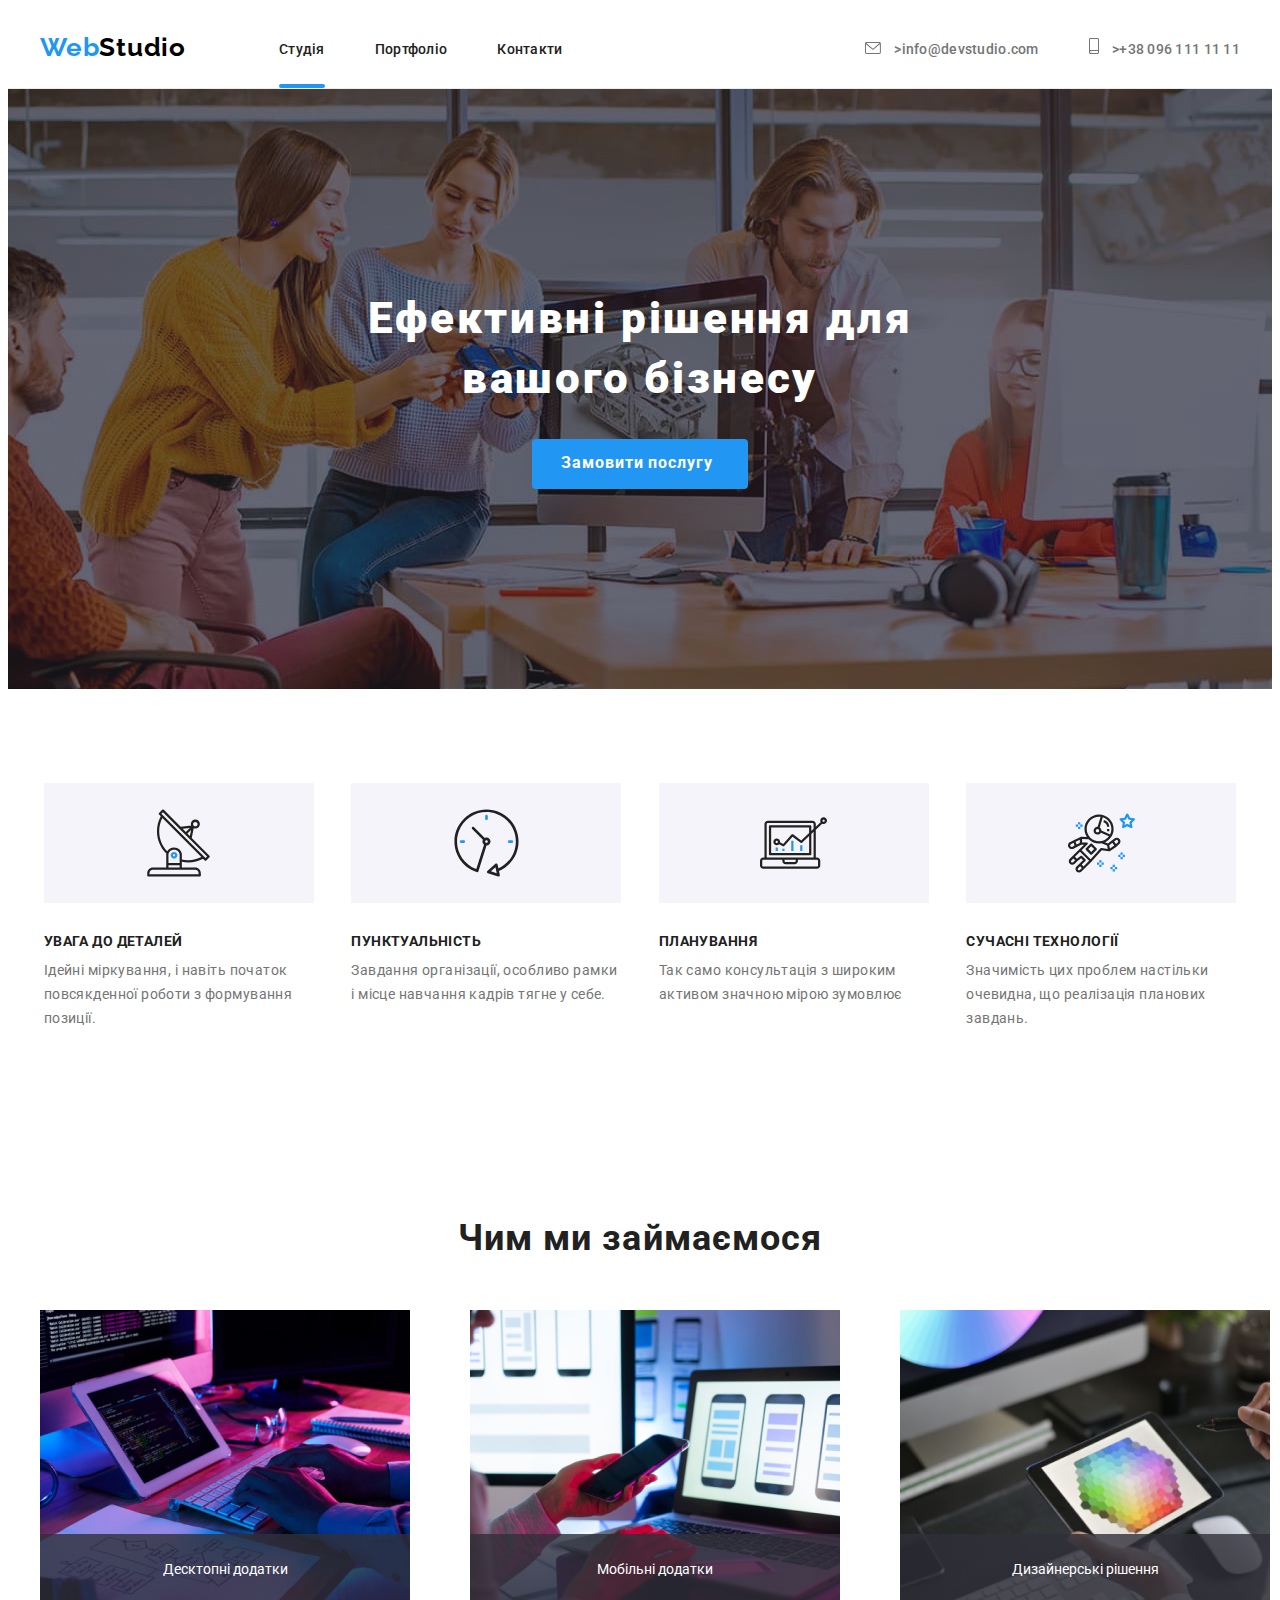
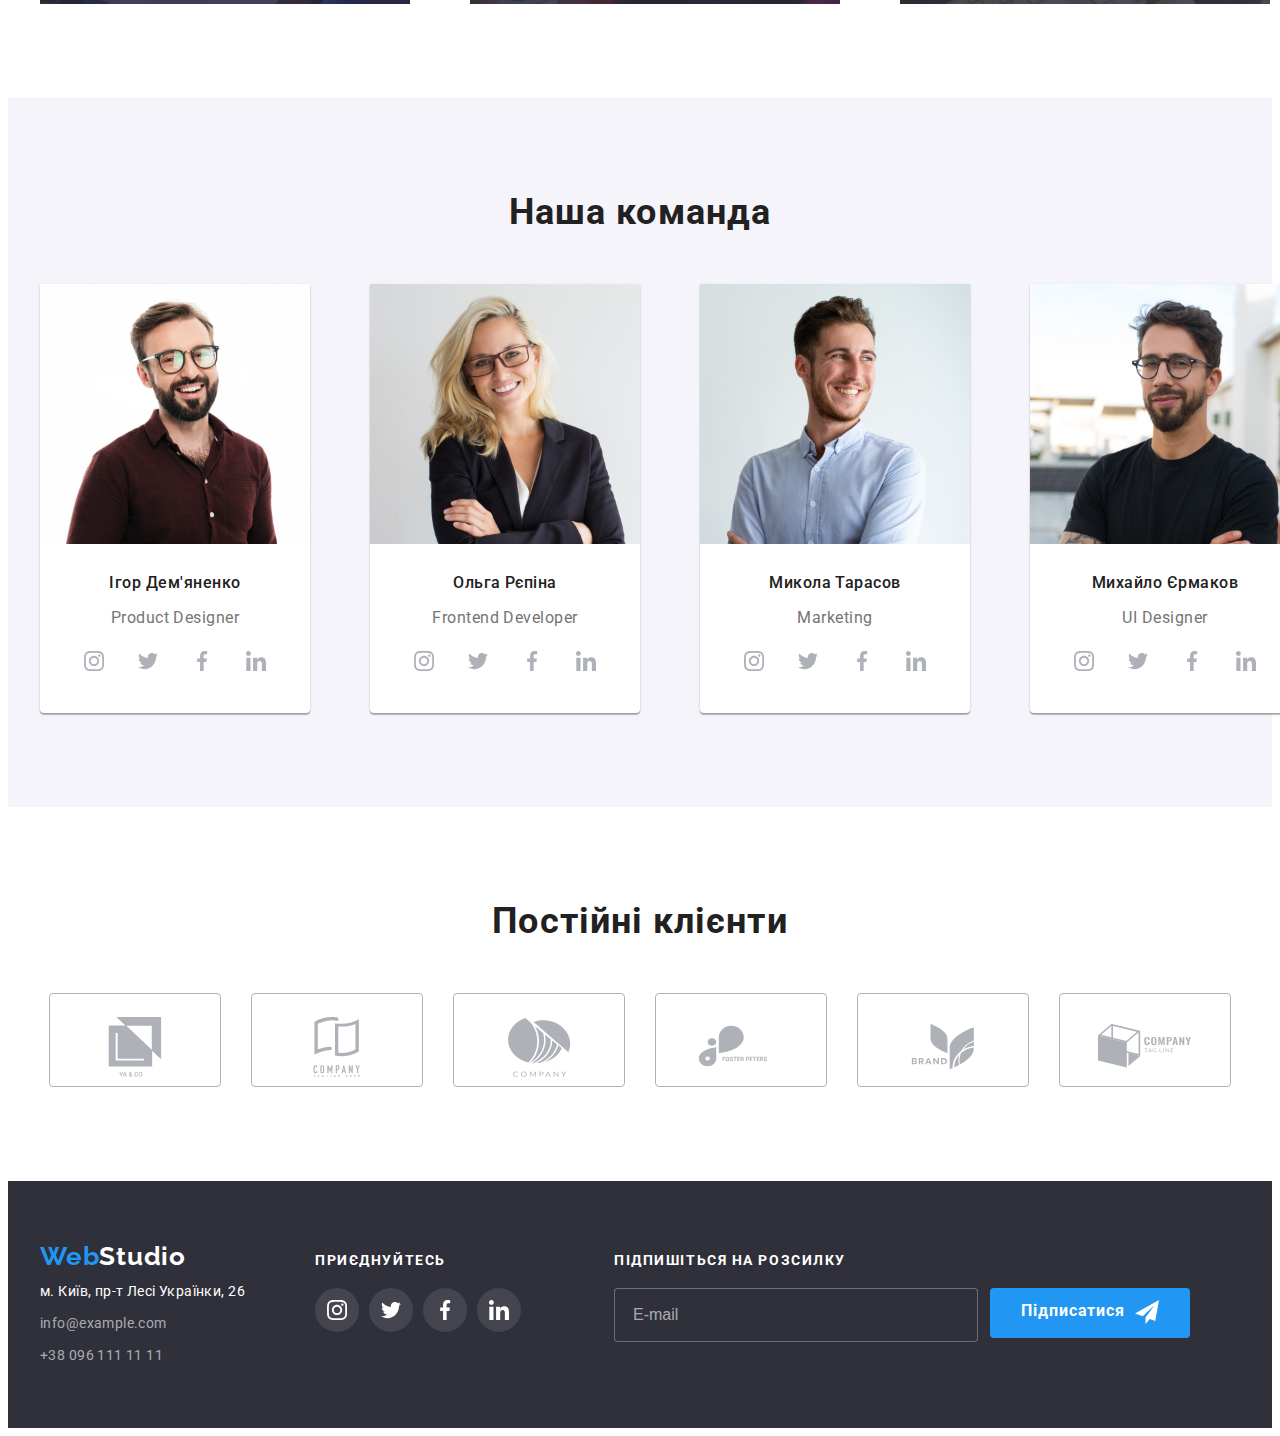
<file: index.html>
<!DOCTYPE html>
<html lang="uk">
  <head>
    <meta charset="UTF-8" />
    <meta http-equiv="X-UA-Compatible" content="IE=edge" />
    <meta name="viewport" content="width=device-width,initial-scale=1.0" />
    <title>WebStudio</title>
    <link rel="preconnect" href="https://fonts.googleapis.com" />
    <link rel="preconnect" href="https://fonts.gstatic.com" crossorigin />
    <link
      href="https://fonts.googleapis.com/css2?family=Raleway:wght@700&family=Roboto:wght@400;500;700;900&display=swap"
      rel="stylesheet"
    />
    <link
      rel="stylesheet"
      href="https://cdnjs.cloudflare.com/ajax/libs/modern-normalize/1.1.0/modern-normalize.min.css"
      integrity="sha512-wpPYUAdjBVSE4KJnH1VR1HeZfpl1ub8YT/NKx4PuQ5NmX2tKuGu6U/JRp5y+Y8XG2tV+wKQpNHVUX03MfMFn9Q=="
      crossorigin="anonymous"
      referrerpolicy="no-referrer"
    />
    <link href="./css/styles.css" rel="stylesheet" />
  </head>
  <body>
    <header class="page-header">
      <div class="header-hp container">
        <a href="./index.html" class="logo ul"><span>Web</span>Studio</a>
        <nav class="navigation">
          <ul class="navigation-footer ul block">
            <li class="item">
              <a class="list index_border" href="./index.html">Студія</a>
            </li>
            <li class="item">
              <a class="list" href="./portfolio.html">Портфоліо</a>
            </li>
            <li class="item"><a class="list" href="">Контакти</a></li>
          </ul>
        </nav>
        <ul class="navigation-link ul">
          <li class="item">
            <a class="address-nav" href="mailto:info@devstudio.com"
              ><svg class="header_icon_email" width="16" height="12">
                <use href="./images/icons.svg#icon-email"></use>
              </svg>
              >info@devstudio.com</a
            >
          </li>
          <li class="item">
            <a class="address-nav" href="tel:+380961111111"
              ><svg class="header_icon_phone" width="10" height="16">
                <use href="./images/icons.svg#icon-smartphone"></use>
              </svg>
              >+38 096 111 11 11</a
            >
          </li>
        </ul>
      </div>
    </header>
    <main class="main">
      <section class="section-main">
        <h1 class="hero">Ефективні рішення для вашого бізнесу</h1>
        <button type="button" class="button-logo" data-modal-open>
          Замовити послугу
        </button>
      </section>
      <section class="section section-block">
        <div class="container">
          <h2 class="visually-hidden">Особливості</h2>
          <ul class="ul box">
            <li class="cont-list">
              <div class="wrapper">
                <div class="wrap-item">
                  <a href="" class="wrap-item-list">
                    <svg class="wrap-icon-svg" width="67" height="70">
                      <use href="./images/icons.svg#icon-antenna"></use>
                    </svg>
                  </a>
                </div>
                <h3 class="title-caption">УВАГА ДО ДЕТАЛЕЙ</h3>
                <p class="text-desc">
                  Ідейні міркування, і навіть початок повсякденної роботи з
                  формування позиції.
                </p>
              </div>
            </li>
            <li class="cont-list">
              <div class="wrapper">
                <div>
                  <a href="" class="wrap-item-list">
                    <svg class="wrap-icon-svg" width="67" height="70">
                      <use href="./images/icons.svg#icon-clock"></use>
                    </svg>
                  </a>
                </div>
                <h3 class="title-caption">ПУНКТУАЛЬНІСТЬ</h3>
                <p class="text-desc">
                  Завдання організації, особливо рамки і місце навчання кадрів
                  тягне у себе.
                </p>
              </div>
            </li>
            <li class="cont-list">
              <div class="wrapper">
                <div>
                  <a href="" class="wrap-item-list">
                    <svg class="wrap-icon-svg" width="67" height="70">
                      <use href="./images/icons.svg#icon-diagram"></use>
                    </svg>
                  </a>
                </div>
                <h3 class="title-caption">ПЛАНУВАННЯ</h3>
                <p class="text-desc">
                  Так само консультація з широким активом значною мірою зумовлює
                </p>
              </div>
            </li>
            <li class="cont-list">
              <div class="wrapper">
                <div>
                  <a href="" class="wrap-item-list">
                    <svg class="wrap-icon-svg" width="67" height="70">
                      <use href="./images/icons.svg#icon-astronaut"></use>
                    </svg>
                  </a>
                </div>
                <h3 class="title-caption">СУЧАСНІ ТЕХНОЛОГІЇ</h3>
                <p class="text-desc">
                  Значимість цих проблем настільки очевидна, що реалізація
                  планових завдань.
                </p>
              </div>
            </li>
          </ul>
        </div>
      </section>
      <section class="section">
        <div class="container">
          <h2 class="title">Чим ми займаємося</h2>
          <div>
            <ul class="ul block">
              <li class="photo">
                <div class="what_we_do">
                  <div class="applications">
                    <p class="text_app">Десктопні додатки</p>
                  </div>
                  <img src="./images/box11.jpg" alt="Робота за комп'ютером" />
                </div>
              </li>
              <li class="photo">
                <div class="what_we_do">
                  <div class="applications">
                    <p class="text_app">Мобільні додатки</p>
                  </div>
                  <img src="./images/box22.jpg" alt="Розробка додатків" />
                </div>
              </li>
              <li class="photo">
                <div class="what_we_do">
                  <div class="applications">
                    <p class="text_app">Дизайнерські рішення</p>
                  </div>
                  <img
                    src="./images/box33.jpg"
                    alt="Планшет з палітрою кольорів"
                  />
                </div>
              </li>
            </ul>
          </div>
        </div>
      </section>
      <section class="section section-color">
        <div class="container">
          <h2 class="title">Наша команда</h2>
          <ul class="ul block section-team">
            <li class="section-item">
              <img src="./images/img11.jpg" width="270" alt="Ігор Дем'яненко" />
              <h3 class="people">Ігор Дем'яненко</h3>
              <p class="text">Product Designer</p>
              <div>
                <ul class="main-soc my-list">
                  <li class="main-soc-item">
                    <a href="" class="main-item-list my-link">
                      <svg class="main-soc-icon" width="20" height="20">
                        <use href="./images/icons.svg#icon-instagram"></use>
                      </svg>
                    </a>
                  </li>
                  <li class="main-soc-item">
                    <a href="" class="main-item-list my-link"
                      ><svg class="main-soc-icon" width="20" height="20">
                        <use href="./images/icons.svg#icon-twitter"></use>
                      </svg>
                    </a>
                  </li>
                  <li class="main-soc-item">
                    <a href="" class="main-item-list my-link"
                      ><svg class="main-soc-icon" width="20" height="20">
                        <use href="./images/icons.svg#icon-facebook"></use>
                      </svg>
                    </a>
                  </li>
                  <li class="main-soc-item">
                    <a href="" class="main-item-list my-link"
                      ><svg class="main-soc-icon" width="20" height="20">
                        <use href="./images/icons.svg#icon-linkedin"></use>
                      </svg>
                    </a>
                  </li>
                </ul>
              </div>
            </li>

            <li class="section-item">
              <img src="./images/img22.jpg" width="270" alt="Ольга Рєпіна" />
              <h3 class="people">Ольга Рєпіна</h3>
              <p class="text">Frontend Developer</p>
              <div>
                <ul class="main-soc my-list">
                  <li class="main-soc-item">
                    <a href="" class="main-item-list my-link">
                      <svg class="main-soc-icon" width="20" height="20">
                        <use href="./images/icons.svg#icon-instagram"></use>
                      </svg>
                    </a>
                  </li>
                  <li class="main-soc-item">
                    <a href="" class="main-item-list my-link">
                      <svg class="main-soc-icon" width="20" height="20">
                        <use href="./images/icons.svg#icon-twitter"></use>
                      </svg>
                    </a>
                  </li>
                  <li class="main-soc-item">
                    <a href="" class="main-item-list my-link"
                      ><svg class="main-soc-icon" width="20" height="20">
                        <use href="./images/icons.svg#icon-facebook"></use>
                      </svg>
                    </a>
                  </li>
                  <li class="main-soc-item">
                    <a href="" class="main-item-list my-link"
                      ><svg class="main-soc-icon" width="20" height="20">
                        <use href="./images/icons.svg#icon-linkedin"></use>
                      </svg>
                    </a>
                  </li>
                </ul>
              </div>
            </li>
            <li class="section-item">
              <img src="./images/img33.jpg" width="270" alt="Микола Тарасов" />
              <h3 class="people">Микола Тарасов</h3>
              <p class="text">Marketing</p>
              <div>
                <ul class="main-soc my-list">
                  <li class="main-soc-item">
                    <a href="" class="main-item-list my-link">
                      <svg class="main-soc-icon" width="20" height="20">
                        <use href="./images/icons.svg#icon-instagram"></use>
                      </svg>
                    </a>
                  </li>
                  <li class="main-soc-item">
                    <a href="" class="main-item-list my-link"
                      ><svg class="main-soc-icon" width="20" height="20">
                        <use href="./images/icons.svg#icon-twitter"></use>
                      </svg>
                    </a>
                  </li>
                  <li class="main-soc-item">
                    <a href="" class="main-item-list my-link"
                      ><svg class="main-soc-icon" width="20" height="20">
                        <use href="./images/icons.svg#icon-facebook"></use>
                      </svg>
                    </a>
                  </li>
                  <li class="main-soc-item">
                    <a href="" class="main-item-list my-link"
                      ><svg class="main-soc-icon" width="20" height="20">
                        <use href="./images/icons.svg#icon-linkedin"></use>
                      </svg>
                    </a>
                  </li>
                </ul>
              </div>
            </li>
            <li class="section-item">
              <img src="./images/img44.jpg" width="270" alt="Михайло Єрмаков" />
              <h3 class="people">Михайло Єрмаков</h3>
              <p class="text">UI Designer</p>
              <div>
                <ul class="main-soc my-list">
                  <li class="main-soc-item">
                    <a href="" class="main-item-list my-link">
                      <svg class="main-soc-icon" width="20" height="20">
                        <use href="./images/icons.svg#icon-instagram"></use>
                      </svg>
                    </a>
                  </li>
                  <li class="main-soc-item">
                    <a href="" class="main-item-list my-link"
                      ><svg class="main-soc-icon" width="20" height="20">
                        <use href="./images/icons.svg#icon-twitter"></use>
                      </svg>
                    </a>
                  </li>
                  <li class="main-soc-item">
                    <a href="" class="main-item-list my-link"
                      ><svg class="main-soc-icon" width="20" height="20">
                        <use href="./images/icons.svg#icon-facebook"></use>
                      </svg>
                    </a>
                  </li>
                  <li class="main-soc-item">
                    <a href="" class="main-item-list my-link"
                      ><svg class="main-soc-icon" width="20" height="20">
                        <use href="./images/icons.svg#icon-linkedin"></use>
                      </svg>
                    </a>
                  </li>
                </ul>
              </div>
            </li>
          </ul>
        </div>
      </section>
      <section class="section">
        <div class="container">
          <h2 class="title">Постійні клієнти</h2>
          <div>
            <ul class="clients ul">
              <li class="client-item">
                <a href="" class="clients-link"
                  ><svg class="clients-icon" width="106" height="60">
                    <use href="./images/icons.svg#icon-group"></use>
                  </svg>
                </a>
              </li>
              <li class="client-item">
                <a href="" class="clients-link"
                  ><svg class="clients-icon" width="106" height="60">
                    <use href="./images/icons.svg#icon-company"></use>
                  </svg>
                </a>
              </li>
              <li class="client-item">
                <a href="" class="clients-link"
                  ><svg class="clients-icon" width="106" height="60">
                    <use href="./images/icons.svg#icon-Object3"></use>
                  </svg>
                </a>
              </li>
              <li class="client-item">
                <a href="" class="clients-link"
                  ><svg class="clients-icon" width="106" height="60">
                    <use href="./images/icons.svg#icon-Logo4"></use>
                  </svg>
                </a>
              </li>
              <li class="client-item">
                <a href="" class="clients-link"
                  ><svg class="clients-icon" width="106" height="60">
                    <use href="./images/icons.svg#icon-Logo5"></use>
                  </svg>
                </a>
              </li>
              <li class="client-item">
                <a href="" class="clients-link"
                  ><svg class="clients-icon" width="106" height="60">
                    <use href="./images/icons.svg#icon-Logo6"></use>
                  </svg>
                </a>
              </li>
            </ul>
          </div>
        </div>
      </section>
    </main>
    <footer class="page-title-footer">
      <div class="footer-section container">
        <div class="wrap_contacts">
          <a href="./index.html" class="footer-logo ul"
            ><span>Web</span>Studio</a
          >
          <address>
            <ul class="navigation-footer ul">
              <li>
                <a
                  class="address-link ul"
                  href="https://goo.gl/maps/jqxMjKypJ2qRX6pY9"
                  >м. Київ, пр-т Лесі Українки, 26</a
                >
              </li>
              <li>
                <a class="address-footer ul" href="mailto:info@example.com"
                  >info@example.com</a
                >
              </li>
              <li>
                <a class="address-footer ul" href="tel:+380961111111"
                  >+38 096 111 11 11</a
                >
              </li>
            </ul>
          </address>
        </div>
        <div>
          <h3 class="title__footer">приєднуйтесь</h3>
          <div class="block_svg">
            <ul class="footer__soc">
              <li class="footer__soc_item">
                <a href="" class="my_link_footer">
                  <svg class="footer_soc_icon" width="20" height="20">
                    <use href="./images/icons.svg#icon-instagram"></use>
                  </svg>
                </a>
              </li>
              <li class="footer__soc_item">
                <a href="" class="my_link_footer">
                  <svg class="footer_soc_icon" width="20" height="20">
                    <use href="./images/icons.svg#icon-twitter"></use>
                  </svg>
                </a>
              </li>
              <li class="footer__soc_item">
                <a href="" class="my_link_footer">
                  <svg class="footer_soc_icon" width="20" height="20">
                    <use href="./images/icons.svg#icon-facebook"></use>
                  </svg>
                </a>
              </li>
              <li class="footer__soc_item">
                <a href="" class="my_link_footer">
                  <svg class="footer_soc_icon" width="20" height="20">
                    <use href="./images/icons.svg#icon-linkedin"></use>
                  </svg>
                </a>
              </li>
            </ul>
          </div>
        </div>
        <div>
            <h3 class="title__footer">Підпишіться на розсилку</h3>
       <div class="sing_up">
        <form>
            <label>
                <input
                type="email"
                class="footer_form"
                name="user-email"
                placeholder="E-mail"
                required
              />
        </label>
        </form>
        <div class="send_flex">
        <button type="submit" class="send">Підписатися
            <div class="send_flex_element"><svg class="icon_send" width="24" height="24">
                <use href="./images/icons.svg#icon-icon-send"></use>
              </svg></div>
        </button></div>
       
       </div>
        </div>
      </div>
    </footer>
    <div class="backdrop is-hidden" data-modal>
      <div class="modal modal_window">
        <button class="button_modal" data-modal-close>
          <svg class="modal_close" width="11" height="11">
            <use href="./images/icons.svg#icon-x"></use>
          </svg>
        </button>
        <p class="modal_title">Залиште свої дані, ми вам передзвонимо</p>
        <form class="modal_form">
          <label>
            <span class="input_title">Ім'я</span>
            <input
              type="text"
              class="form_input"
              name="user-name"
              placeholder=""
              required
            />
          </label>
          <label>
            <span class="input_title">Телефон</span>
            <input
              type="tel"
              class="form_input"
              name="user-tel"
              placeholder=""
              required
            />
          </label>
          <label
            ><span class="input_title">Пошта</span>
            <input
              type="email"
              class="form_input"
              name="user-email"
              placeholder=""
              required
            />
          </label>
          <div>
            <label for="user_comment" class="input_title">Коментар</label>
            <textarea
              class="modal_text"
              name="user_comment"
              id="user_comment"
              placeholder="Введіть текст"
              >Введіть текст</textarea>
          </div>
       <div class="checkbox_send">
        <svg class="icon-icon-check" width="16" height="15">
            <use href="./images/icons.svg#icon-icon-check"></use>
        </svg>
           <input  class="input_checkbox"
            type="submit">
            Погоджуюся з розсилкою та приймаю
            <a href="#">Умови договору</a>
        </div>
           <div class="checkbox_send_btn">
           <button type="submit" class="send">Відправити</button>
    </div>
    <script src="./js/modal.js"></script>
  </body>
</html>
</file>
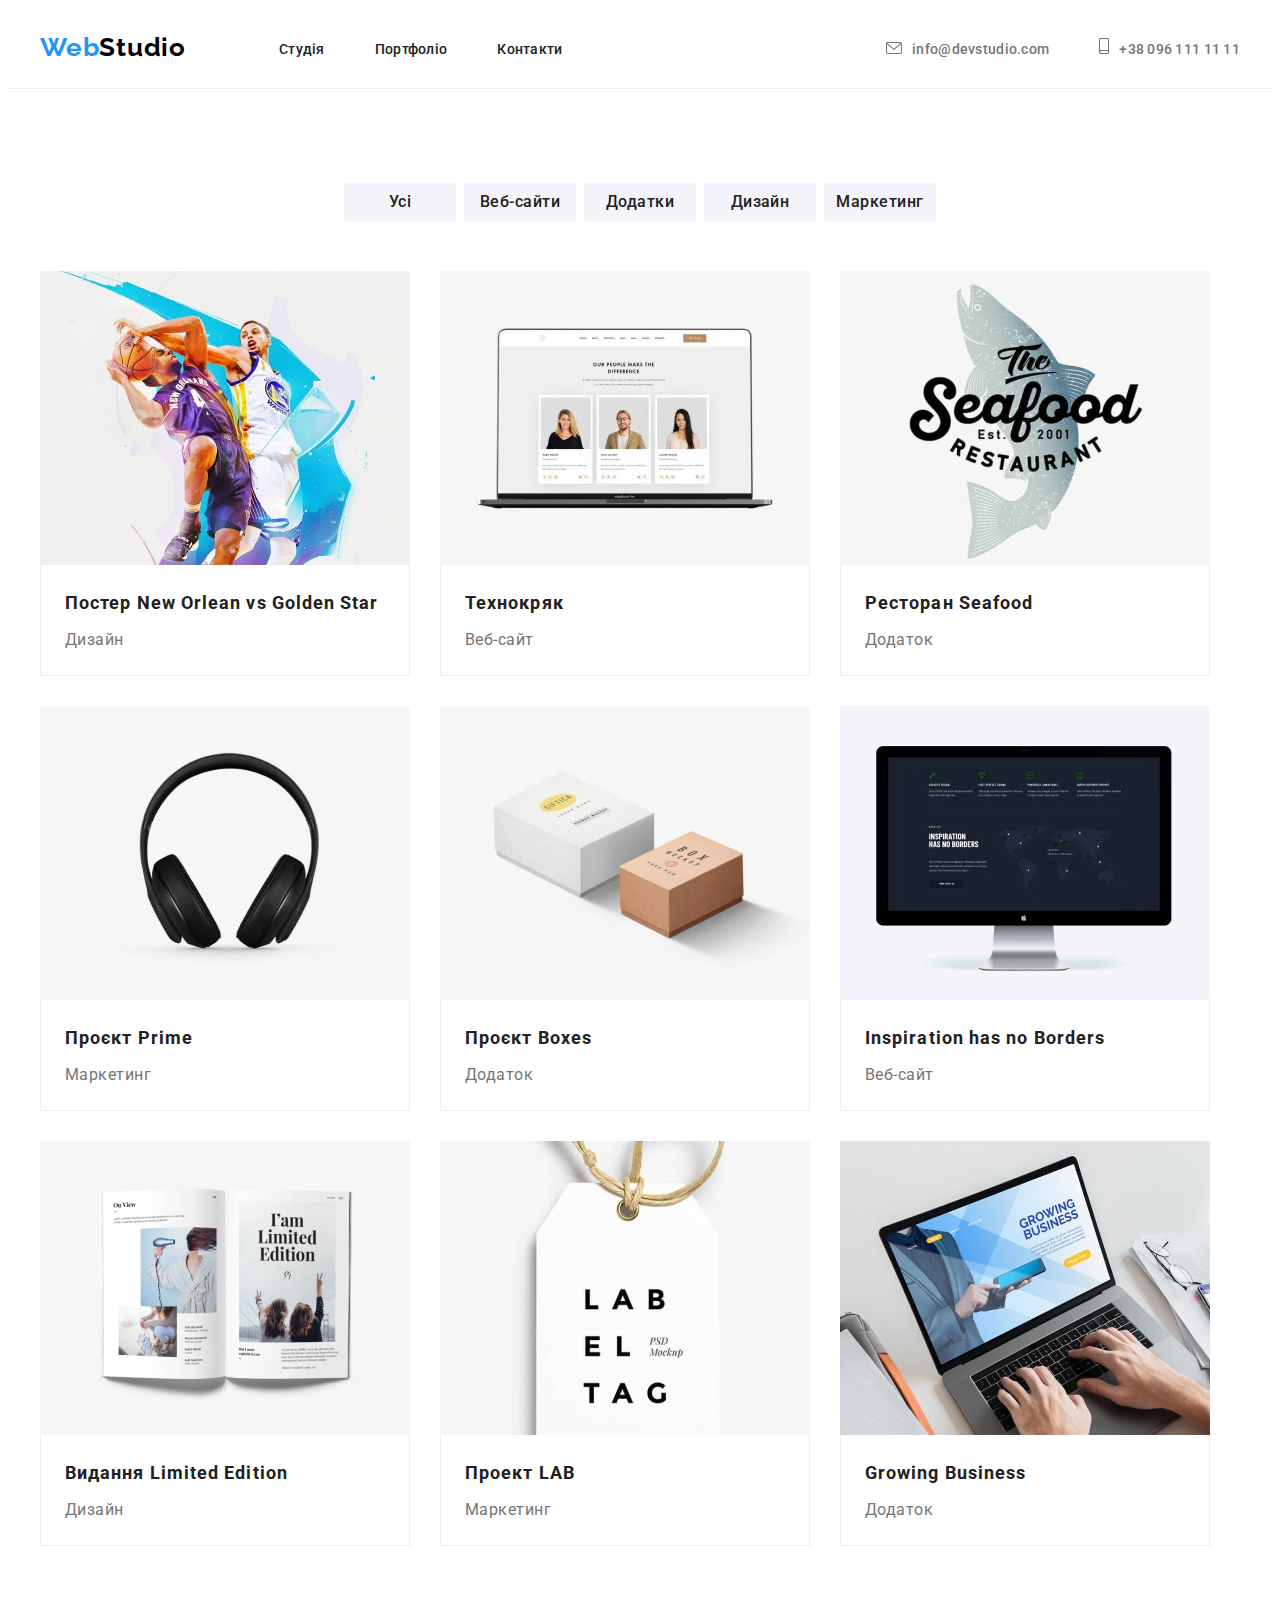
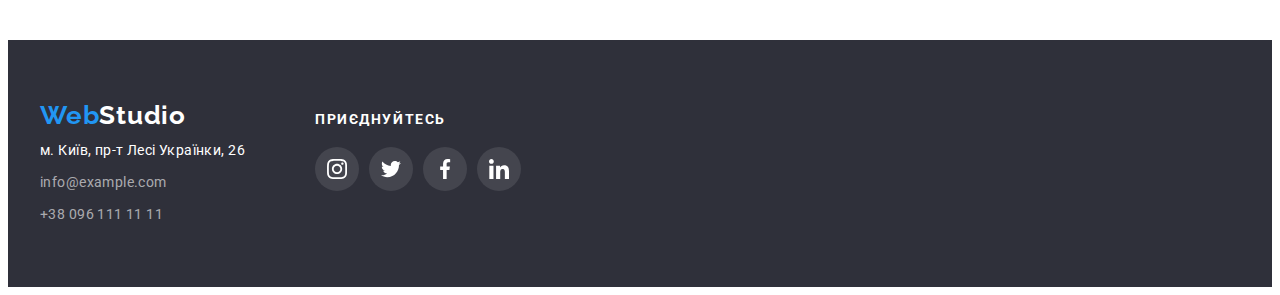
<file: portfolio.html>
<!DOCTYPE html>
<html lang="uk">
<head>
    <meta charset="UTF-8">
    <meta http-equiv="X-UA-Compatible" content="IE=edge">
    <meta name="viewport" content="width=device-width, initial-scale=1.0">
    <title>Portfolio</title>
     <link rel="preconnect" href="https://fonts.googleapis.com">
<link rel="preconnect" href="https://fonts.gstatic.com" crossorigin>
<link href="https://fonts.googleapis.com/css2?family=Raleway:wght@700&family=Roboto:wght@400;500;700;900&display=swap" rel="stylesheet">
<link rel="stylesheet" href="https://cdnjs.cloudflare.com/ajax/libs/modern-normalize/1.1.0/modern-normalize.min.css"
        integrity="sha512-wpPYUAdjBVSE4KJnH1VR1HeZfpl1ub8YT/NKx4PuQ5NmX2tKuGu6U/JRp5y+Y8XG2tV+wKQpNHVUX03MfMFn9Q=="
        crossorigin="anonymous" referrerpolicy="no-referrer" />
<link href="./css/styles.css" rel="stylesheet">
</head>
<body>
   <header class="page-header">
        <div class="header-hp container">
        <a href="./index.html" class="logo ul"><span>Web</span>Studio</a>
        <nav class="navigation">
        <ul class="navigation-footer ul block">
        <li class="item"><a class="list" href="./index.html">Студія</a></li>
        <li class="item"><a class="list" href="./portfolio.html">Портфоліо</a></li>
        <li class="item"><a class="list" href="">Контакти</a></li>
        </ul>
         </nav>
         <ul class="navigation-link ul">
            <li class="item">
                <a class="address-nav" href="mailto:info@devstudio.com"><svg class="header_icon_email" width="16" height="12">
                <use href="./images/icons.svg#icon-email"></use>
            </svg>info@devstudio.com</a></li>
            <li class="item">
                <a class="address-nav" href="tel:+380961111111"><svg class="header_icon_phone" width="10" height="16">
                <use href="./images/icons.svg#icon-smartphone"></use>
            </svg>+38 096 111 11 11</a></li>
        </ul>
        </div>
   </header>
    <main>
        <section class="section">
         <div class="container">
            <h1 class="visually-hidden">filters</h1>
             <div class="btn">
            <ul class="ul filters">
                <li class=""><button type="button" class="bt">Усі</button></li>
                <li class=""><button type="button" class="bt">Веб-сайти</button></li>
                <li class=""><button type="button" class="bt">Додатки</button></li>
                <li class=""><button type="button" class="bt">Дизайн</button></li>
                <li class=""><button type="button" class="bt">Маркетинг</button></li>
            </ul>
            </div>
        <h2 class="visually-hidden">photo</h2>
          <ul class="flex-container ul">
            <li class="flex-element"><img src="./images/imgposters.jpg" width="370" alt="Дизайн"><div class="flex-element-div"><h3 class="portfolio-semple">Постер New Orlean vs Golden Star</h3><p class="subtitle">Дизайн</p></div></li>
            <li class="flex-element"><img src="./images/img.jpg" width="370" alt="Технокряк"><div class="flex-element-div"><h3 class="portfolio-semple">Технокряк</h3><p class="subtitle">Веб-сайт</p></div></li>
            <li class="flex-element"><img src="./images/img2.jpg" width="370" alt="Ресторан Seafood"><div class="flex-element-div"><h3 class="portfolio-semple">Ресторан Seafood</h3><p class="subtitle">Додаток</p></div></li>
            <li class="flex-element"><img src="./images/img3.jpg" width="370" alt="Проєкт Prime"><div class="flex-element-div"><h3 class="portfolio-semple">Проєкт Prime</h3><p class="subtitle">Маркетинг</p></div></li>
            <li class="flex-element"><img src="./images/img4.jpg" width="370" alt="Проєкт Boxes"><div class="flex-element-div"><h3 class="portfolio-semple">Проєкт Boxes</h3><p class="subtitle">Додаток</p></div></li>
            <li class="flex-element"><img src="./images/img5.jpg" width="370" alt="Inspiration has no Borders"><div class="flex-element-div"><h3 class="portfolio-semple">Inspiration has no Borders</h3><p class="subtitle">Веб-сайт</p></div></li>
            <li class="flex-element"><img src="./images/img6.jpg" width="370" alt="Видання Limited Edition"><div class="flex-element-div"><h3 class="portfolio-semple">Видання Limited Edition</h3><p class="subtitle">Дизайн</p></div></li>
            <li class="flex-element"><img src="./images/img7.jpg" width="370" alt="Проект LAB"><div class="flex-element-div"><h3 class="portfolio-semple">Проект LAB</h3><p class="subtitle">Маркетинг</p></div></li>
            <li class="flex-element"><img src="./images/img8.jpg" width="370" alt="Growing Business"><div class="flex-element-div"><h3 class="portfolio-semple">Growing Business</h3><p class="subtitle">Додаток</p></div></li>
          </ul>
         </div>
        </section>
        </main>
 <footer class="page-title-footer">
        <div class="footer-section container">
            <div class="wrap_contacts">
     <a href="./index.html" class="footer-logo ul"><span>Web</span>Studio</a>
     <address>
     <ul class="navigation-footer ul">
      <li><a class="address-link ul" href="https://www.google.com/maps/place/%D0%B1%D1%83%D0%BB.+%D0%9B%D0%B5%D1%81%D0%B8+%D0%A3%D0%BA%D1%80%D0%B0%D0%B8%D0%BD%D0%BA%D0%B8,+26,+%D0%9A%D0%B8%D0%B5%D0%B2,+02000/@50.4265807,30.5383858,17z/data=!4m21!1m15!4m14!1m6!1m2!1s0x40d4cf0e033ecbe9:0x57a4dffefec77da0!2z0LHRg9C70YzQstCw0YAg0JvQtdGB0ZYg0KPQutGA0LDRl9C90LrQuCwgMjYsINCa0LjRl9CyLCAwMjAwMA!2m2!1d30.5383858!2d50.4265807!1m6!1m2!1s0x40d4cf0e033ecbe9:0x57a4dffefec77da0!2z0LHRg9C7LiDQm9C10YHQuCDQo9C60YDQsNC40L3QutC4LCAyNiwg0JrQuNC10LIsIDAyMDAw!2m2!1d30.5383858!2d50.4265807!3m4!1s0x40d4cf0e033ecbe9:0x57a4dffefec77da0!8m2!3d50.4265807!4d30.5383858">м. Київ, пр-т Лесі Українки, 26</a></li>
      <li><a class="address-footer ul " href="mailto:info@example.com">info@example.com</a></li>
      <li><a class="address-footer ul" href="tel:+380961111111">+38 096 111 11 11</a></li>
     </ul>
    </address>
            </div>
     <div class="">
       <h3 class="title__footer">приєднуйтесь</h3>
    <div>
        <ul class="footer__soc">
             <li class="footer__soc_item">
               <a href="" class="my_link_footer">
            <svg class="footer_soc_icon" width="20" height="20">
                <use href="./images/icons.svg#icon-instagram"></use>
            </svg>
         </a></li>
            <li class="footer__soc_item">
              <a href="" class="my_link_footer">
                <svg class="footer_soc_icon" width="20" height="20">
                  <use href="./images/icons.svg#icon-twitter"></use>
            </svg>
         </a></li>
             <li class="footer__soc_item">
               <a href="" class="my_link_footer">
                <svg class="footer_soc_icon" width="20" height="20">
                  <use href="./images/icons.svg#icon-facebook"></use>
            </svg>
         </a></li>
             <li class="footer__soc_item">
               <a href="" class="my_link_footer">
                <svg class="footer_soc_icon" width="20" height="20">
                  <use href="./images/icons.svg#icon-linkedin"></use>
            </svg>
        </a></li>
        </ul>
    </div>
   </div>
</div>
</footer>
</body>
</html>
</file>
<file: css/styles.css>
:root {
    --main-color: #212121;
    --color-grey---: #2F303A;
    --color-sky-: #2196F3;
    --color-milk-: #FFFFFF;
}
img {
    display: block;
    height: auto;
}

body {
    font-family: 'Roboto', sans-serif;
}
h1,h2,h3,h4,h5,h6,p,ul {
    margin: 0;
    padding: 0;
}
.body {
    background-color: #F5F5F5;
}
.container {
    width: 1200px;
   
    margin: 0 auto;

}
.section {
    padding-top: 94px;
    padding-bottom: 94px;

}
.list {
    font-weight: 500px;
    text-decoration: none;
    color: var(--main-color);
    font-size: 14px;
    line-height: 1.17;
    letter-spacing: 0.02em;
    padding-top: 20px;
    padding-bottom: 27px;
    
    position: relative;
}
.item {
    fill: #757575;
    transition: fill 250ms cubic-bezier(0.4, 0, 0.2, 1);

    position: relative;
}

.item:hover {
    fill: #2196F3;
}
.portfolio_border::after{
    position: absolute;
        content: "";
        display: block;
    
        width: 100%;
        height: 4px;
        background-color: #2196F3;
        border-radius: 2px;
    
        bottom: -4px;
        left: 0;
    

}


.index_border::after{
    position: absolute;
    content: "";
    display: block;
 
     width: 100%;
    height: 4px;
    background-color: #2196F3;
    border-radius: 2px;
    
    bottom: -4px;
        left: 0;
    
}

.main{
    
   
    margin-left: auto;
    margin-right: auto;
}


.section-main {
    max-width: 1600px;

    background-color: #2F303A;
    background-image: linear-gradient(rgba(47, 48, 58, 0.4),
    rgba(47, 48, 58, 0.4)), url(../images/hero.jpg);
    background-repeat: no-repeat;
    background-position: center;
    background-size: cover;


    margin: 0 auto;
    text-align: center;
    padding-top: 200px;
    padding-bottom: 200px;
}
.animation{
    position: relative;
    overflow: hidden;
}
.position_action{
    position: absolute;
    top: 0;
    left: 0;
    width: 100%;
    height: 100%;
    background-color: rgba(33, 150, 243, 0.9);
    opacity: 0.5;
    transform: translateY(100%);
    transition: 250ms cubic-bezier(0.4, 0, 0.2, 1);
    
    padding: 63px 24px;
    
    font-weight: 400px;
    Font-style: regular;
    Font-size: 18px;
    Line-height: 28px;
    Line-height: 133%;
    
    Letter-spacing: 3%;
    color: #FFFFFF;
    }


.animation_hover{
   
    top:0;
    left:0;
    text-decoration: none;
    
    box-shadow: 0px 1px 1px rgba(0, 0, 0, 0.12), 0px 4px 4px rgba(0, 0, 0, 0.06), 1px 4px 6px rgba(0, 0, 0, 0.16);
    width: 370px;
    transform: translateY(100%);
    transition: transform 250ms cubic-bezier(0.4, 0, 0.2, 1);
   
}
.animation_hover:hover .position_action{
    
    box-shadow:0px 1px 1px rgba(0, 0, 0, 0.12),
        0px 4px 4px rgba(0, 0, 0, 0.06),
        1px 4px 6px rgba(0, 0, 0, 0.16);
    
    transform: translateY(0%);
    top: 0;
    left: 0;
    width: 100%;
    opacity: 1;
    background-color: rgba(33, 150, 243, 0.8);
      
}
 .flex-element:hover,
.flex-element:focus {
    box-shadow: 0px 1px 1px rgba(0, 0, 0, 0.12), 0px 4px 4px rgba(0, 0, 0, 0.06), 1px 4px 6px rgba(0, 0, 0, 0.16);

} 
.what_we_do{
    position: relative;
    

}
.applications{
    position: absolute;
    bottom: 0;
    right: 0;
    width: 370px;
    height: 70px;
    background-color: rgba(47, 48, 58, 0.8);
    opacity: 1;
    transition: bottom 250ms cubic-bezier(0.4, 0, 0.2, 1);
   
}

.text_app{
    padding-top: 27px;
    padding-bottom: 27px;
    text-align: center;

    font-weight: 700px;
    font-style: Bold;
    font-size: 14px;
    line-height: 16px;
    letter-spacing: 3%;

    color: #FFFFFF;
}



.backdrop {
    top: 0;
    left: 0;
    width: 100%;
    height: 100%;

    position: fixed;

    background-color: rgba(0, 0, 0, 0.2);
    opacity: 1;
    visibility: visible;
    

}
.is-hidden {
    opacity: 0;
    visibility: hidden;
    pointer-events: none;

}

.backdrop .is-hidden{
    
    opacity: 0.5;
    pointer-events: none;
}
.modal_window{
    position: relative;

}
.button_modal{
    position: absolute;
    top: 8px;
    right: 8px;

    width: 30px;
    height: 30px;
    border-radius: 50%;
    cursor: pointer;

    background-color: transparent;
    border: 1px solid rgba(0, 0, 0, 0.1);
    
}   
.modal_close{
       width: 11px;
       height: 11px;
       top:60px;
       display: inline-block;
        
       stroke-width: 0;
    
       fill: currentColor;
}

.modal {
   position: absolute;
   top: 50%;
   left: 50%;
   transform: translate(-50%, -50%);
   transition: transform 250ms linear;
   width: 528px;
   height: 581px;
   background-color: #F5F5F5;
   padding: 40px;
   border-radius: 4px;

}
.modal_title{
Font-size: 20px; 
Line-height: 30px;
Letter-spacing: 3%;
Font-style: Bold;
font-weight: 700;
text-align: center;

margin-bottom: 12px;
color: #212121;
}
.form_input{
    width: 100%;
    height: 40px;
    border: 1px solid rgba(33, 33, 33, 0.2);
    border-radius: 4px;
    margin-bottom: 10px;
    padding-left: 10px;

}
.form_input::placeholder{
   font-weight: 400;
   font-size:14px;
   Line-height: 1.71;
   letter-spacing: 3%;
   
}
.form_input:not(:focus):not(:placeholder-shown):valid{
    background-color: rgb(203, 227, 200);
}
.form_input:not(:focus):not(:placeholder-shown):invalid{
     background-color: rgba(195, 192, 192, 0.2);
}
.input_title{
    font-size: 14px;
    color: #757575;
    display: block;
    margin-bottom: 4px;
}
.user_comment{

}
.modal_text{
    width: 100%;
    height: 120px;
  
    resize: none;
    padding-left: 16px;
    padding-top: 12px;

    color: rgba(117, 117, 117, 0.5);
    border: 1px solid rgba(33, 33, 33, 0.2);
    border-radius: 4px;

    font-style: Regular; 
    font-size: 12px;
    line-height: 14px;

}
.checkbox_send_btn{
    margin-left: 118px;

}
.send{
    margin: auto;
    border-radius: 4px;
    border: #2196F3;   
    width: 200px;
    height: 50px;
    cursor: pointer;
    font-size: 16px;
    font-weight: 700;
    line-height: 1.88;
    letter-spacing: 0.06em;
    font-family: inherit;
    background: var(--color-sky-);
    color: var(--color-milk-);

}
.input_checkbox{
    width: 16px;
    height: 16px;
   align-items: center;
   margin-right: 8.38px;
   opacity: 1;
   border: 16px 15px 16px 15px;
   border-radius: 1px solid var(--main-color);
   
}
.checkbox_send{
    padding-top: 20px;
    padding-bottom: 30px;
    position: relative;
}
.icon-icon-check{
    position: absolute;
    width: 16px;
    height: 16px;
    opacity: 0;
}
.hero {

    font-weight: 900;
    font-size: 44px;
    line-height: 1.36;
    
  
    margin: auto;
    letter-spacing: 0.06em;
    width: 695px;
    color: #FFFFFF;
}


.section .bt {
    font-family: 'Roboto';

    font-weight: 500;
    font-size: 16px;
    line-height: 1.62;

    letter-spacing: 0.03em;
    color: #212121;
    background-color: #F5F4FA;
}



.bt:focus,
.bt:hover {
    color: var(--color-milk-);
    background: #2196F3;
}


.button .test-link {

    background: #2196F3;

    cursor: pointer;
    font-family: 'Roboto' sans-serif;
    font-size: 16px;
    font-weight: 700;
    letter-spacing: 0.06em;
    line-height: 1.87;
    color: var(--color-milk-)
}

/* --кнопка замовити послугу------------------------*/
.button-logo {
    border: none;
    border-radius: 4px;
    width: 216px;
    height: 50px;
    left: 692px;

    margin-top: 30px;
    cursor: pointer;
    font-size: 16px;
    font-weight: 700;
    line-height: 1.88;
    letter-spacing: 0.06em;

    font-family: inherit;
    background: var(--color-sky-);
    color: var(--color-milk-);
    transition: 250ms cubic-bezier(0.4, 0, 0.2, 1);
}
.button-logo:last-child{
    padding-left: 0px;
     padding-top: 0px;
        
}
.button-logo:hover,
.button-logo:focus{
background: #188CE8;
color: var(--color-milk-)
}

.btn{
    padding-bottom: 50px;
   
}

.bt {
    font-weight: 500;
    cursor: pointer;
    width: 112px;
    height: 38px;
    left: 726px;
    top: 174px;
    background-color: #F5F4FA;
   
    font-family: inherit;
    font-size: 16px;
    line-height: 1.16;
    /* identical to box height, or 162% */
    border: none;

    letter-spacing: 0.03em;
    border-radius: 4px;
    margin-left: 10px;
    color: var(--main-color);
   
    transition: backgroud-color 250ms cubic-bezier(0.4, 0, 0.2, 1);

}
.bt:last-child{
    margin-left: 0px;
}
.cont-list{
     width: 270px;
     margin-right: 30px;
}
.cont-list:last-child{
     margin-right: 0;
}

.header-hp {
    display: flex;

    font-weight: 500;
    height: 80px;
    
}
.header_icon_email, .header_icon_phone{
margin-right: 10px;
}
.page-header {
   
    border-bottom: 1px solid #ECECEC;
        
}

.header-logo span {
    font-size: 26px;
    line-height: 1.19;
    /* identical to box height */
    font-family: 'Raleway';
    letter-spacing: 0.03em;
    font-weight: 700;
    color: #000000;
}

.logo span {
    
    font-size: 26px;
    line-height: 1.19;
    /* identical to box height */
    letter-spacing: 0.03em;
    color: var(--color-sky-);
    font-weight: 700;
    font-family: 'Raleway';

}

a.logo {
    font-size: 26px;
    line-height: 1.19;
    /* identical to box height */
    letter-spacing: 0.03em;
    font-family: 'Raleway';
    font-weight: 700;
    color: #000000;
    padding-top: 24px;
    padding-bottom: 24px;
    
    
}

.navigation {
    color: var(--main-color);
   
    display: flex;
    margin-left: 93px;
    
}
.navigation .item{
    margin-right: 20px;
}

.navigation .item:last-child{
    margin-right:0px;
}

.navigation-link {
    display: flex;
    align-items: center;
    margin-left: auto;
    justify-content: flex-end;
}
.navigation-link .item +.item {
    margin-left: 50px;
}

 


.address-nav:focus ,
.address-nav:hover {
    color: var(--color-sky-);
    fill: #2196F3;
}

.address-nav {
    font-size: 14px;
    font-weight: 500;
    line-height: 16px;
    letter-spacing: 0.02em;
    text-decoration: none;
    color: #757575;
    
    margin-right: 50px;
    padding-top: 20px;
    padding-bottom: 20px;
    transition: fill 250ms cubic-bezier(0.4, 0, 0.2, 1);
}
.item{
    fill: #757575;
    transition: fill 250ms cubic-bezier(0.4, 0, 0.2, 1);
}
.item:hover{
    fill: #2196F3;
}
/*   --------------            ---*/
.address-nav:last-child{
    margin-right: 0px;
}
.page-title-footer {
    

   
    background-color: var(--color-grey---);
    letter-spacing: 0.06em;

    font-weight: 700;
    font-size: 26px;
    line-height: 1.19;

    margin: auto; 
      
}
.footer-logo {
    padding-bottom: 20px;

    font-family: 'Raleway';
    color: var(--color-milk-);
    font-weight: 700;
    font-size: 26px;
    line-height: 1.19;
    
    letter-spacing: 0.03em;
}

.footer-logo span {
    font-size: 26px;
    line-height: 1.19;
    /* identical to box height */
    font-family: 'Raleway';
    font-weight: 700;
    letter-spacing: 0.03em;
    color: #2196F3
}
.navigation-footer :focus,
.navigation-footer :hover,
a.navigation-footer {
    color: #2196F3;
    font-weight: 500px;
    transition: color 250ms cubic-bezier(0.4, 0, 0.2, 1);
}


.address-footer {
    font-weight: 400;
    font-size: 14px;
    font-style: normal;
    line-height: 1.71;
    letter-spacing: 0.03em;

    padding-bottom: 9px;
    color: rgba(256, 256, 256, 0.6);

}
.address-footer:last-child{
    padding-bottom: 0px;
}
.title__footer{
    
    font-weight: 700px;
    Letter-spacing: 3%;
    Font-style: Bold;
    font-size: 14px;
    line-height: 16px;
    text-transform: uppercase;
    color: #FFFFFF;
    padding-bottom: 20px;
    
}

.wrap_contacts{
    margin-right: 70px;
}

.footer__soc{
    display: flex;

    gap: 10px;

}
.my_link_footer{
    width: 44px;
    height: 44px;
    border-radius: 50%;
    

    display: flex;
    justify-content: center;
    align-items: center;
    background-color:rgba(255, 255, 255, 0.1) ;
    fill: #FFFFFF;
    transition: fill 250ms cubic-bezier(0.4, 0, 0.2, 1);
    transition: background-color 250ms cubic-bezier(0.4, 0, 0.2, 1);
}

.footer__soc_item:hover .my_link_footer,
.footer__soc_item:focus .my_link_footer{
    fill: #FFFFFF;
    background-color: #2196F3;
}
.footer__soc_item{
    list-style: none;
   
}
.footer__soc_item:last-child{
    margin-right: 0px;
}
.footer_soc_icon{
transition: fill 250ms cubic-bezier(0.4, 0, 0.2, 1);

}
.address-link {
    font-weight: 400;
    font-size: 14px;
    line-height: 1.71;
    letter-spacing: 0.03em;
    font-style: normal;
    color: #FFFFFF;
}
.ul {
    list-style: none;
    text-decoration: none;
}
.block {
    display: flex;
    align-items: center;
    gap: 30px;
}

.filters {
    display: flex;
    justify-content: center;
    gap: 8px;
}

/*  */

.flex-container {
    display: flex;
    flex-wrap: wrap;
   
    gap: 30px;
}


.flex-element {
    flex-basis: 370px;
    
}


.flex-element-div{
    background: var(--color-milk-);
    border-top: 0;
   
    border-left: 1px solid #EEEEEE;
    border-right: 1px solid #EEEEEE;
    border-bottom: 1px solid #EEEEEE;
    
}



.visually-hidden {
    position: absolute;
    white-space: nowrap;
    width: 1px;
    height: 1px;
    overflow: hidden;
    border: 0;
    padding: 0;
    clip: rect(0 0 0 0);
    clip-path: inset(50%);
    margin: -1px;
}

.title {
    text-align: center;
    font-weight: 700;
    font-size: 36px;
    line-height: 1.16;
    letter-spacing: 0.03em;
    color: var(--main-color);
    padding-bottom: 50px;
}
.title-caption{
    font-weight: 700;
    font-size: 14px;
    line-height: 16px;
    letter-spacing: 0.03em;
    color: var(--main-color);
    padding-bottom: 10px;
}

.footer-section{
    display: flex;
    align-items: baseline;
    padding-top: 60px;
    padding-bottom: 60px;

    
}


.section-block{
    
    padding-top: 94px;
    
    margin-left: auto;
    margin-right: auto;
}
.section-color{


}
.my__team{

}
.wrap-icon-svg{

}
.wrapper{


}
.wrap-item{

}
.wrap-item-list{
width: 270px; height: 120px;

display: flex;
justify-content: center;
align-items: center;
background-color: #F5F4FA;
margin-bottom: 30px;
}

 .box{ 
    display: flex;
    justify-content: space-around;

}
.photo{
    margin-right: 30px;
}


.photo:last-child{
    margin-right: 0px;
}
.section-item{
    margin-right: 30px;
    background: var(--color-milk-);
        /* material shadow v1 */
    
    box-shadow: 0px 1px 3px rgba(0, 0, 0, 0.12), 0px 1px 1px rgba(0, 0, 0, 0.14), 0px 2px 1px rgba(0, 0, 0, 0.2);
    border-radius: 0px 0px 4px 4px;
}
.section-item:last-child{
    margin-right: 0px;
}
.main-soc{
    display: flex;
    justify-content: center;
    gap: 10px;
    margin-top: 6px;
}
.main-soc-item{
    list-style: none;
    margin-bottom: 30px;
   
}

.main-item-list{
    width: 44px; height: 44px;
    border-radius: 50%; 
    display: flex;
    justify-content: center;
    align-items: center;
    
    transition: fill 250ms cubic-bezier(0.4, 0, 0.2, 1);
    transition: background-color 250ms cubic-bezier(0.4, 0, 0.2, 1);
    background-color: var(--color-milk-);
}
.main-soc-icon {
    fill: #AFB1B8;
}
.main-item-list:hover,
.main-item-list:focus {
    background-color: #2196F3;
}
.main-item-list:hover .main-soc-icon,
.main-item-list:focus .main-soc-icon{
fill: #FFFFFF;

}



.section-hhh {

    font-weight: 700;
    font-size: 14px;
    line-height: 1.14;
    letter-spacing: 0.03em;
    text-transform: uppercase;
    color: var(--main-color);
}

.text{
    font-weight: 400;
    font-size: 16px;
    line-height: 1.89;
    letter-spacing: 0.03em;

    color: #757575;
    text-align: center;
    
}

.text-desc{
    font-weight: 400;
    font-size: 14px;
    line-height: 1.71;
    letter-spacing: 0.03em;
    color: #757575;
}
.section-color{
    background-color: #F5F4FA;
}



.people {

    font-weight: 500;
    font-size: 16px;
    line-height: 1.18;
    
    text-align: center;
    padding-top: 30px;
    padding-bottom: 10px;
    letter-spacing: 0.03em;
    color: var(--main-color);
}

.portfolio-semple {
    font-weight: 700;
    font-size: 18px;
    line-height: 2.0;
    letter-spacing: 0.06em;

    padding-top: 20px;
    padding-bottom: 4px;
    padding-left: 24px;
    padding-right: 24px;
    color: var(--main-color);
}

.subtitle {
    font-weight: 400;
    font-size: 16px;
    line-height: 1.88;
    /* identical to box height, or 188% */
   padding-bottom: 20px;
    padding-left: 24px;
    padding-right: 24px;
    letter-spacing: 0.03em;
    color: #757575;
}
.clients{
    display: flex;
    justify-content: center;
    
}
.client-item{
margin-right: 30px;
}

.clients-link {
    display: flex;
    justify-content: center;
    align-items: center;

    width: 170px;
    height: 92px;
    border: 1px solid #AFB1B8;
    border-radius: 4px;
    
    fill: #AFB1B8;
    transition: fill 250ms cubic-bezier(0.4, 0, 0.2, 1);
    transition: border-color 250ms cubic-bezier(0.4, 0, 0.2, 1);
}


.clients-link:hover,
.clients-link:focus {
border-color: #2196F3;
fill: #2196F3;
}
.client-item:last-child{
    margin-right: 0px;
}

.clients-icon{
    margin-top: 15px;
    
}
.block_svg{
    margin-right: 93px;
}
.footer_form{
    width: 358px;
    height: 50px;
    margin-right: 12px;
    border: 1px solid rgba(255, 255, 255, 0.3);
    border-radius: 4px;
    font-size: 16px;
    font-weight: 400;
    line-height: 20px;
    background-color: #2F303A;
    color: #AFB1B8;
    
    

}
::placeholder {
    color: rgba(255, 255, 255, 0.6);
    padding-left: 16px;
    opacity: 1; 
}
.footer_form_send{

}

.sing_up{
    display: flex;

}
.icon_send{
    width: 24px;
    height: 24px;
    margin-top: 4px;
    margin-left: 10px;

    
}
.send{
    display: flex;
    justify-content: center;
    padding-top: 8px;
}
.send_flex{

}
.send_flex_element{

}
/*  */
</file>
